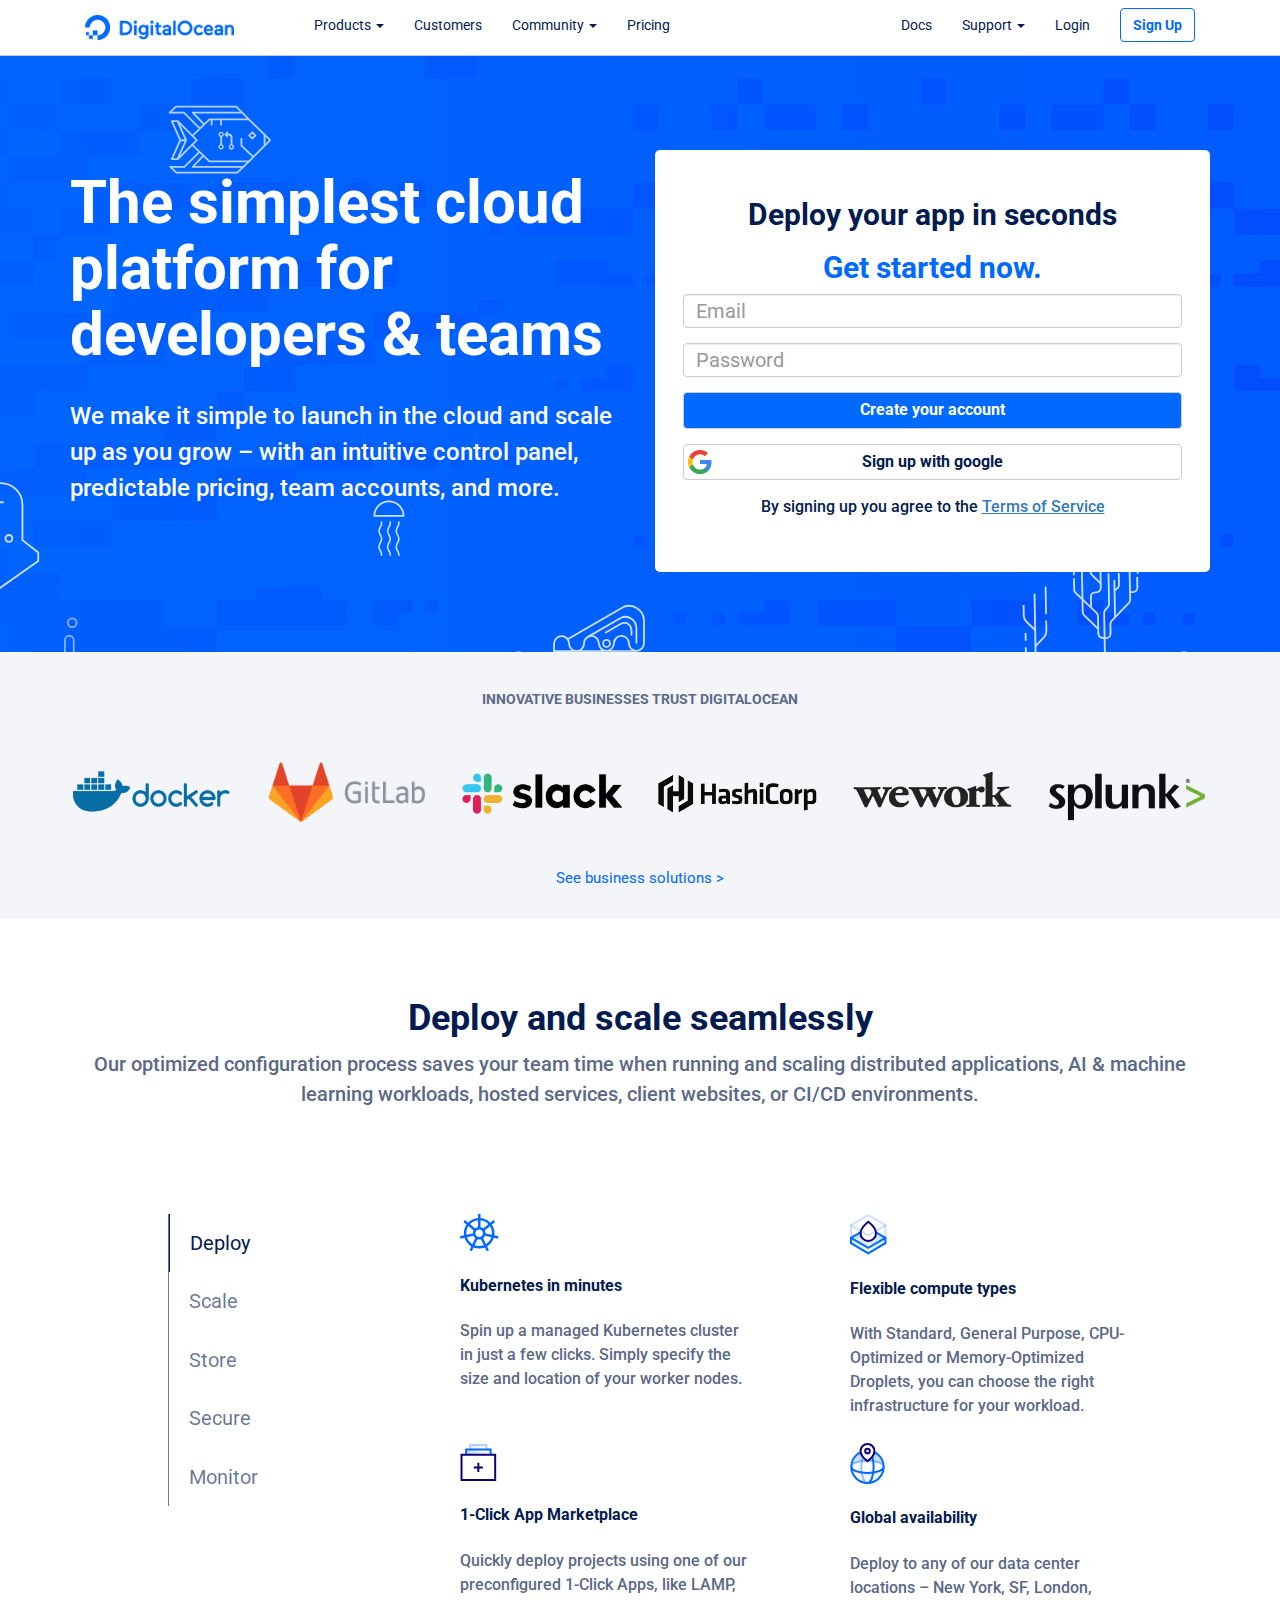
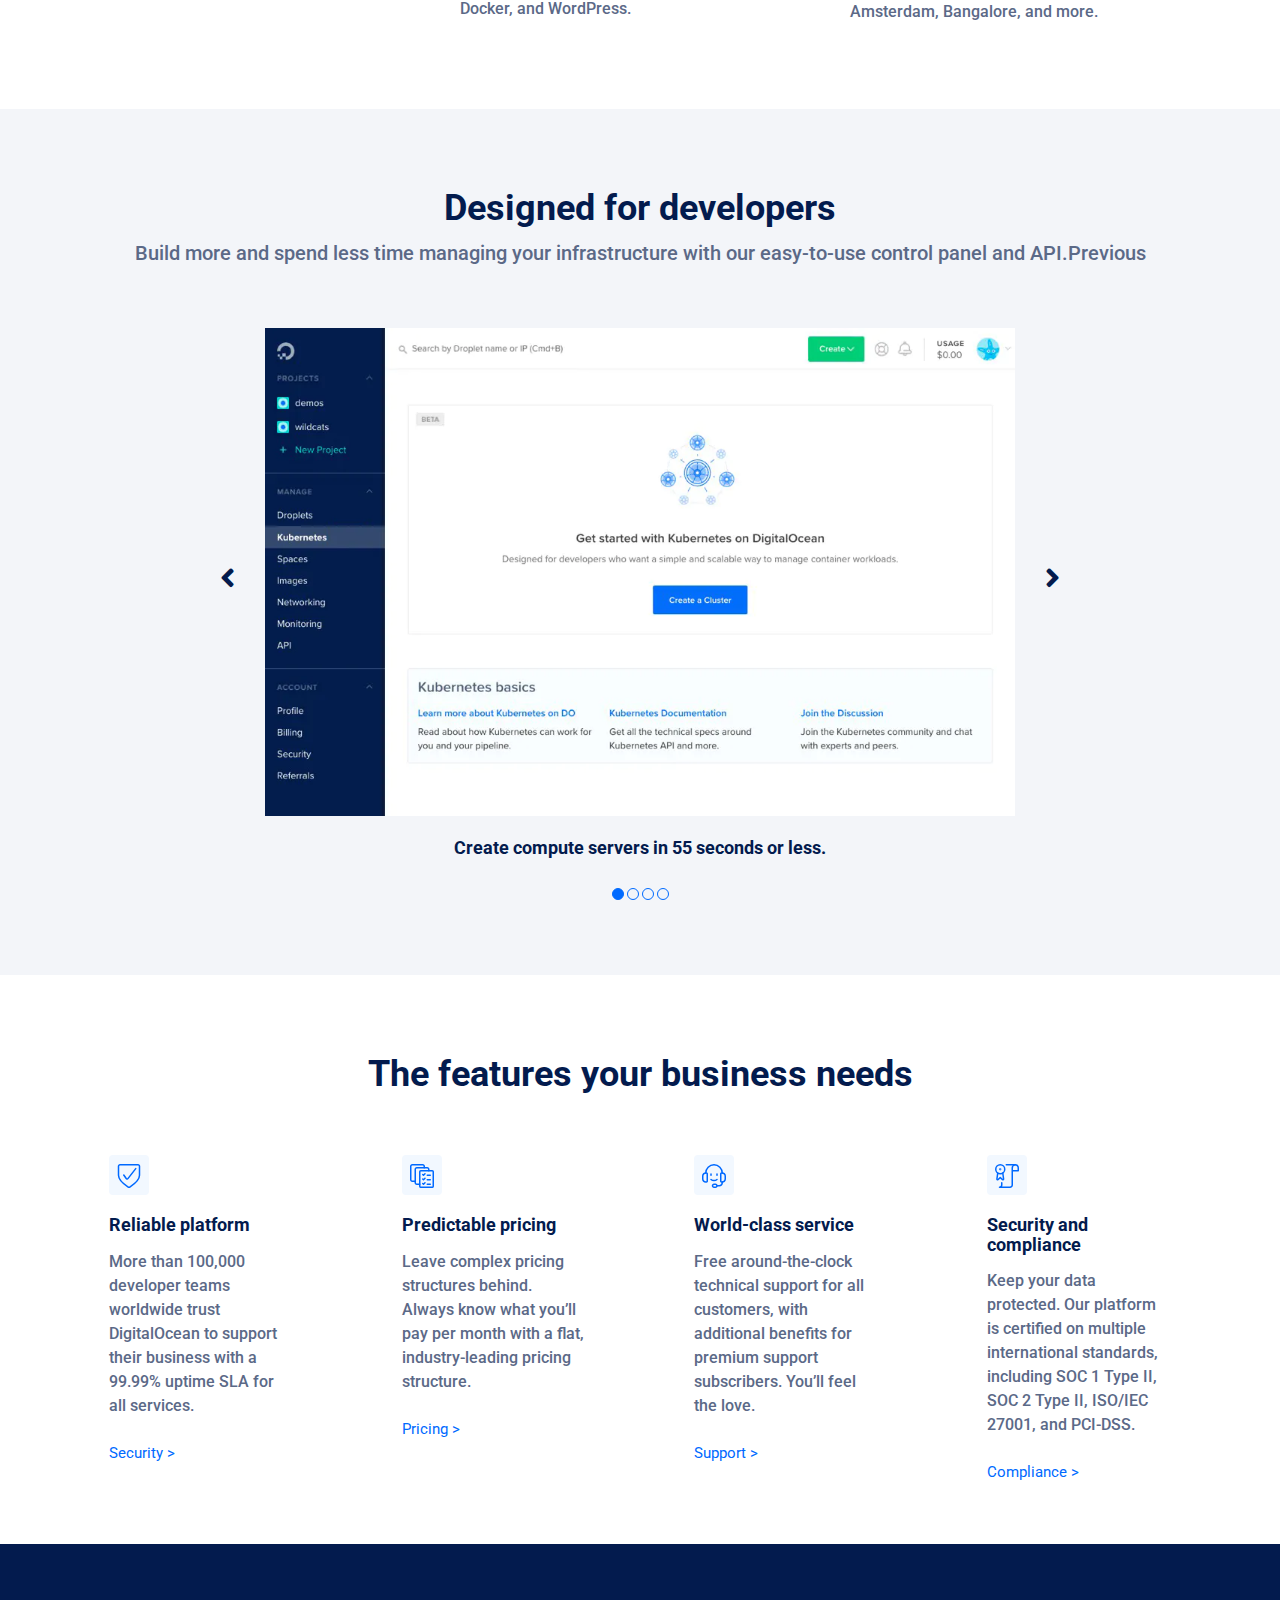
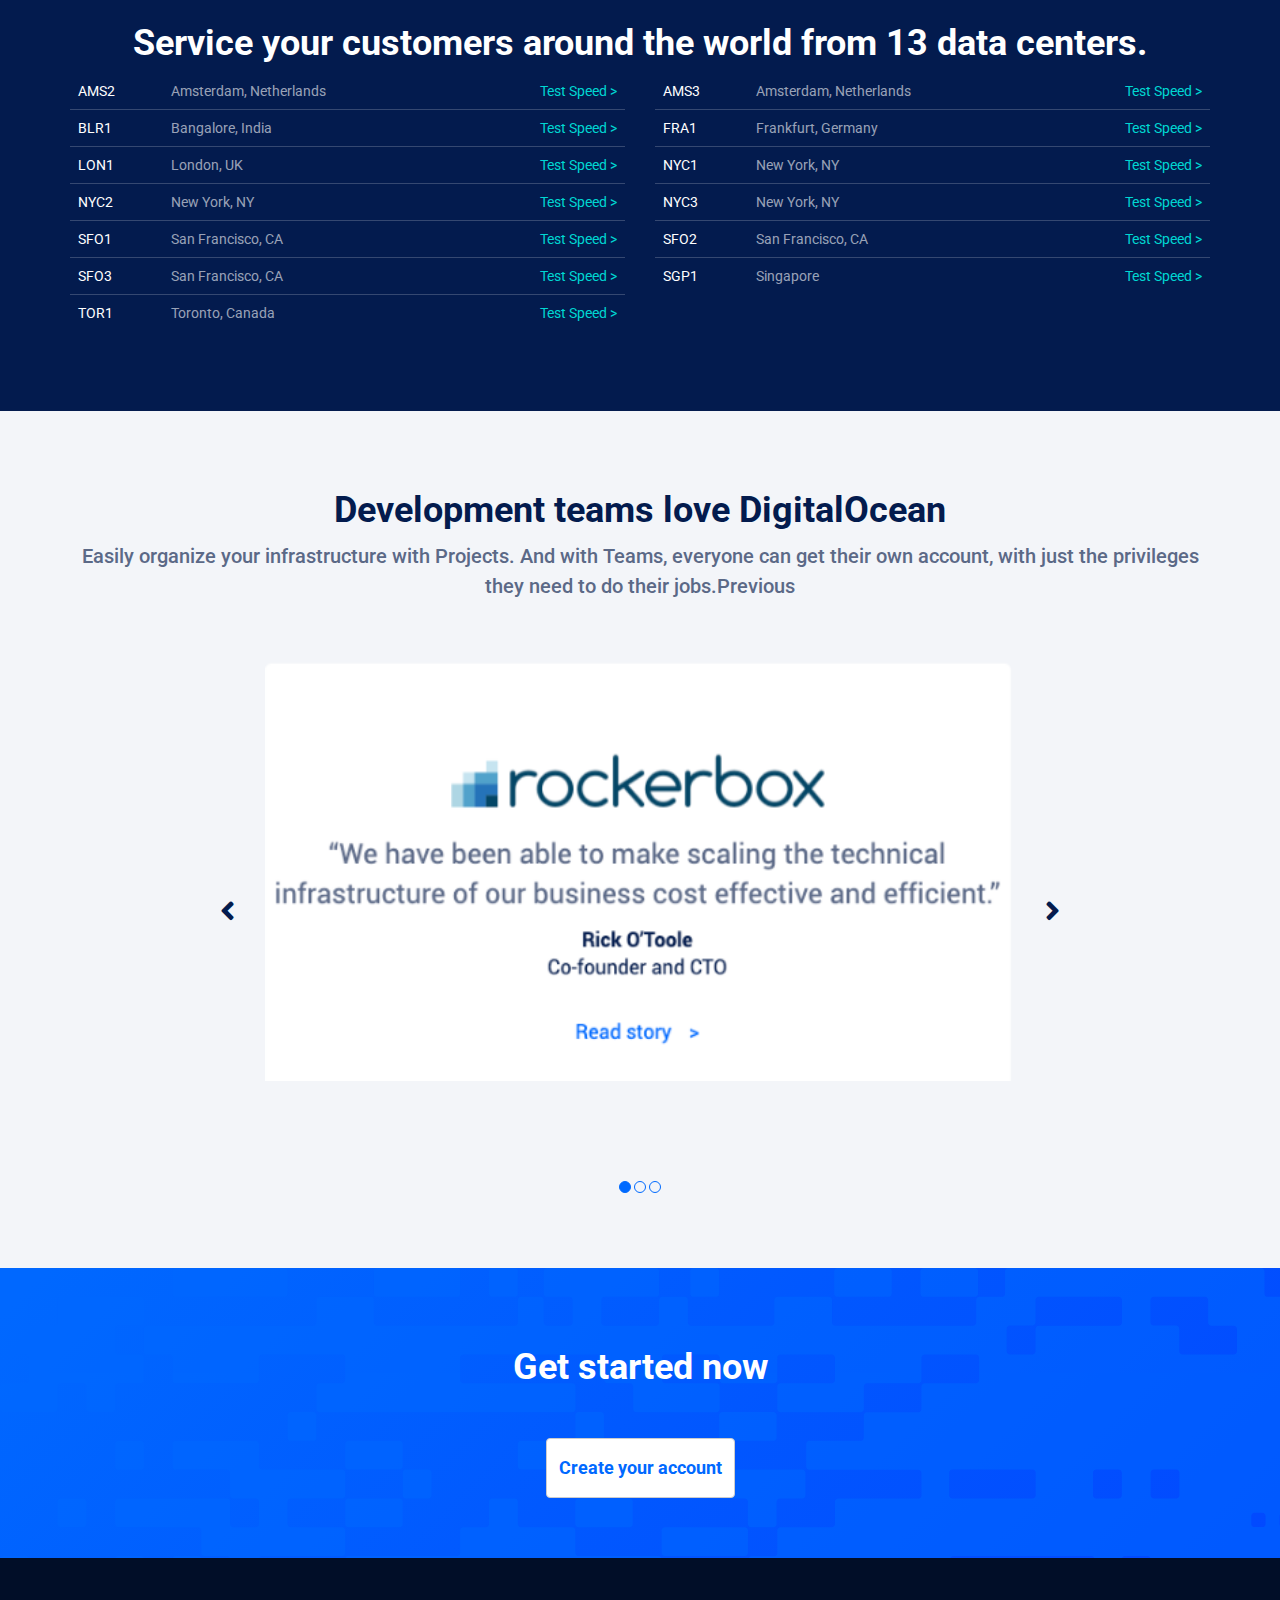
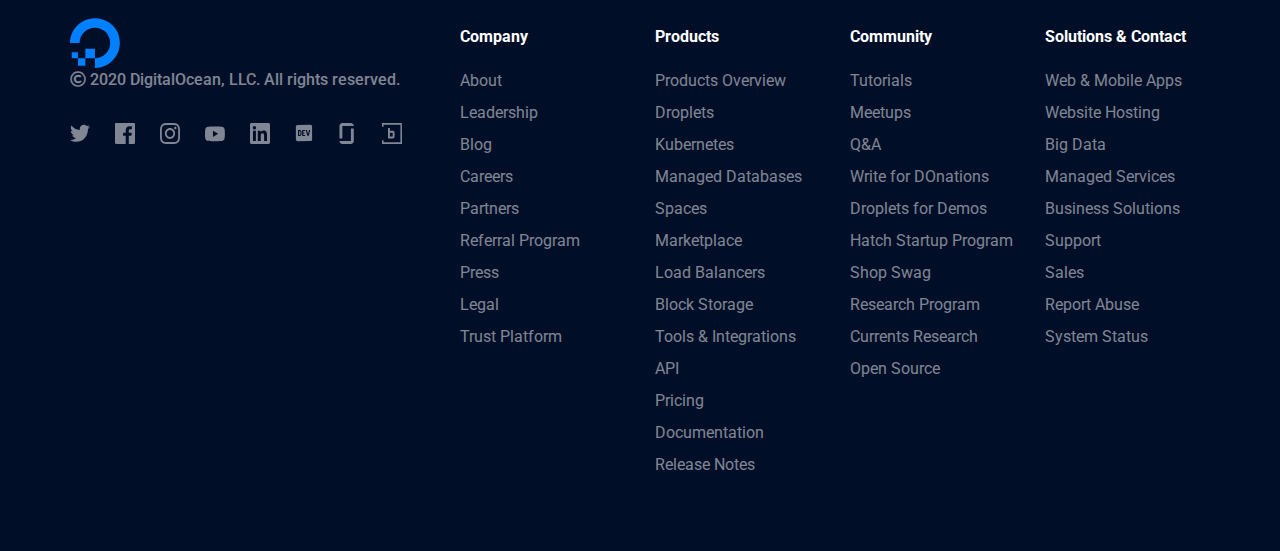
<file: index.html>
<!DOCTYPE html>
<html lang="en" dir="ltr">
  <head>
    <meta charset="utf-8">
    <title>DigitalOcean</title>
    <!-- scala -->
    <meta name="viewport" content="width=device-width, initial-scale=1.0">
    <!-- no zoom versione mobile -->
    <meta name="viewport" content="width=device-width, initial-scale=1, maximum-scale=1, user-scalable=no">
    <!--  Font Awesome -->
    <link rel="stylesheet" href="https://cdnjs.cloudflare.com/ajax/libs/font-awesome/5.13.0/css/all.min.css">
    <!-- bootstrap -->
    <link rel="stylesheet" href="https://maxcdn.bootstrapcdn.com/bootstrap/3.3.7/css/bootstrap.min.css" integrity="sha384-BVYiiSIFeK1dGmJRAkycuHAHRg32OmUcww7on3RYdg4Va+PmSTsz/K68vbdEjh4u" crossorigin="anonymous">
    <!-- file css -->
    <link rel="stylesheet" href="css/digitalocean.css">
    <!-- google fonts -->
    <link href="https://fonts.googleapis.com/css2?family=Roboto:ital,wght@0,300;0,400;0,500;0,700;1,300;1,400;1,500;1,700&display=swap" rel="stylesheet">
    <!-- Latest compiled and minified JavaScript -->
    <script src="https://code.jquery.com/jquery-3.5.1.js" integrity="sha256-QWo7LDvxbWT2tbbQ97B53yJnYU3WhH/C8ycbRAkjPDc=" crossorigin="anonymous"></script>
    <script src="https://maxcdn.bootstrapcdn.com/bootstrap/3.3.7/js/bootstrap.min.js" integrity="sha384-Tc5IQib027qvyjSMfHjOMaLkfuWVxZxUPnCJA7l2mCWNIpG9mGCD8wGNIcPD7Txa" crossorigin="anonymous"></script>
  </head>
  <body>
    <!-- blocco intestazione (header) -->
    <header>

      <!-- blocco nav (prima riga) -->

      <section id="prima-sezione" class="navbar-fixed-top">
        <div class="container">

          <div class="row">

            <div class="col-xs-12">
              <nav class="navbar navbar-default">
                <div class="container-fluid">
                  <!-- Brand and toggle get grouped for better mobile display -->
                  <div class="navbar-header">
                    <button type="button" class="navbar-toggle collapsed" data-toggle="collapse" data-target="#bs-example-navbar-collapse-1" aria-expanded="false">
                      <span class="sr-only">Toggle navigation</span>
                      <span class="icon-bar"></span>
                      <span class="icon-bar"></span>
                      <span class="icon-bar"></span>
                    </button>
                    <a class="navbar-brand" href="#"><img src="img/logo.png" alt="logo"></a>
                  </div>

                  <!-- Collect the nav links, forms, and other content for toggling -->
                  <div class="collapse navbar-collapse" id="bs-example-navbar-collapse-1">
                    <ul class="nav navbar-nav">
                      <li class="dropdown">
                        <a href="#" class="dropdown-toggle" data-toggle="dropdown" role="button" aria-haspopup="true" aria-expanded="false">Products <span class="caret"></span></a>
                        <ul class="dropdown-menu">
                          <li><a href="#">Action</a></li>
                          <li><a href="#">Another action</a></li>
                          <li><a href="#">Something else here</a></li>
                          <li role="separator" class="divider"></li>
                          <li><a href="#">Separated link</a></li>
                          <li role="separator" class="divider"></li>
                          <li><a href="#">One more separated link</a></li>
                        </ul>
                      </li>
                      <li><a href="#">Customers</a></li>
                      <li class="dropdown">
                        <a href="#" class="dropdown-toggle" data-toggle="dropdown" role="button" aria-haspopup="true" aria-expanded="false">Community <span class="caret"></span></a>
                        <ul class="dropdown-menu">
                          <li><a href="#">Action</a></li>
                          <li><a href="#">Another action</a></li>
                          <li><a href="#">Something else here</a></li>
                          <li role="separator" class="divider"></li>
                          <li><a href="#">Separated link</a></li>
                          <li role="separator" class="divider"></li>
                          <li><a href="#">One more separated link</a></li>
                        </ul>
                      </li>
                      <li><a href="#">Pricing</a></li>
                    </ul>

                    <ul class="nav navbar-nav navbar-right">
                      <li><a href="#">Docs</a></li>
                      <li class="dropdown">
                        <a href="#" class="dropdown-toggle" data-toggle="dropdown" role="button" aria-haspopup="true" aria-expanded="false">Support <span class="caret"></span></a>
                        <ul class="dropdown-menu">
                          <li><a href="#">Action</a></li>
                          <li><a href="#">Another action</a></li>
                          <li><a href="#">Something else here</a></li>
                          <li role="separator" class="divider"></li>
                          <li><a href="#">Separated link</a></li>
                        </ul>
                      </li>
                      <li><a href="#">Login</a></li>
                      <li>
                        <form class="navbar-form">
                          <button type="submit" class="btn btn-default">Sign Up</button>
                        </form>
                      </li>
                    </ul>

                  </div><!-- /.navbar-collapse -->
                </div><!-- /.container-fluid -->
              </nav>

            </div>

          </div>

        </div>
      </section>

    </header>

    <!-- blocco parte principale (main) -->

    <main>

      <!-- blocco titolo (seconda riga) -->

      <section id="seconda-sezione">
        <div class="container">

          <div class="row">

            <div class="col-xs-12 col-sm-6">

              <div class="blocco-titolo">

                <h1>The simplest cloud platform for developers &amp; teams</h1>

                <p>We make it simple to launch in the cloud and scale up as you grow – with an intuitive control panel, predictable pricing, team accounts, and more.</p>
              </div>

            </div>

            <div class="col-xs-12 col-sm-6">

              <div class="registrazione">

                <h3>Deploy your app in seconds</h3>

                <h3>Get started now.</h3>

                <form>

                  <div class="form-group">
                    <input type="email" class="form-control" id="exampleInputEmail1" placeholder="Email">
                  </div>

                  <div class="form-group">
                    <input type="password" class="form-control" id="exampleInputPassword1" placeholder="Password">
                  </div>

                  <button type="submit" class="btn btn-default">Create your account</button>

                  <button type="submit" class="btn btn-default">Sign up with google</button>

                  <p>By signing up you agree to the <a href="#">Terms of Service</a></p>

                </form>
              </div>

            </div>

          </div>

        </div>
      </section>

      <!-- blocco businesses (terza riga) -->

      <section id="terza-sezione" class="text-center">
        <div class="container">

          <div class="row">

            <div class="col-xs-12">

              <h5>INNOVATIVE BUSINESSES TRUST DIGITALOCEAN</h5>

            </div>

          </div>

          <div class="row">

            <div class="col-xs-6 col-sm-2">
              <img src="img/docker.svg" alt="">
            </div>

            <div class="col-xs-6 col-sm-2">
              <img src="img/gitlab.svg" alt="">
            </div>

            <div class="clearfix visible-xs-block"></div>

            <div class="col-xs-6 col-sm-2">
              <img src="img/slack.svg" alt="">
            </div>

            <div class="col-xs-6 col-sm-2">
              <img src="img/hashicorp.svg" alt="">
            </div>

            <div class="clearfix visible-xs-block"></div>

            <div class="col-xs-6 col-sm-2">
              <img src="img/wework.svg" alt="">
            </div>

            <div class="col-xs-6 col-sm-2">
              <img src="img/splunk.svg" alt="">
            </div>

          </div>

          <div class="row">

            <div class="col-xs-12">
              <a class="collegamento" href="#">See business solutions &gt;</a>
            </div>

          </div>

        </div>
      </section>

      <!-- blocco deploy (quarta riga) -->

      <section id="quarta-sezione">
        <div class="container">

          <div class="row">

            <div class="col-xs-12 text-center">

              <div class="h2-p-sez-main">
                <h2>Deploy and scale seamlessly</h2>
                <p>Our optimized configuration process saves your team time when running and scaling distributed applications, AI & machine learning workloads, hosted services, client websites, or CI/CD environments.</p>
              </div>

            </div>

          </div>

          <div class="row">

            <div class="col-xs-12 col-sm-2 col-sm-offset-1">

              <div class="deploy">
                <ul>
                  <li><a href="#">Deploy</a></li>
                  <li><a href="#">Scale</a></li>
                  <li><a href="#">Store</a></li>
                  <li><a href="#">Secure</a></li>
                  <li><a href="#">Monitor</a></li>
                </ul>
              </div>

            </div>

            <div class="col-xs-12 col-sm-8 col-sm-offset-1">
              <div class="deploy-1">

                <div class="row">

                  <div class="col-xs-12 col-sm-5">
                    <img src="img/ico1.svg" alt="">
                    <h5>Kubernetes in minutes</h5>
                    <p>Spin up a managed Kubernetes cluster in just a few clicks. Simply specify the size and location of your worker nodes.</p>
                  </div>

                  <div class="col-xs-12 col-sm-5 col-sm-offset-1">
                    <img src="img/ico2.svg" alt="">
                    <h5>Flexible compute types</h5>
                    <p>With Standard, General Purpose, CPU-Optimized or Memory-Optimized Droplets, you can choose the right infrastructure for your workload.</p>
                  </div>

                </div>

                <div class="row">

                  <div class="col-xs-12 col-sm-5">
                    <img src="img/ico3.svg" alt="">
                    <h5>1-Click App Marketplace</h5>
                    <p>Quickly deploy projects using one of our preconfigured 1-Click Apps, like LAMP, Docker, and WordPress.</p>
                  </div>

                  <div class="col-xs-12 col-sm-5 col-sm-offset-1">
                    <img src="img/ico4.svg" alt="">
                    <h5>Global availability</h5>
                    <p>Deploy to any of our data center locations – New York, SF, London, Amsterdam, Bangalore, and more.</p>
                  </div>

                </div>
              </div>

            </div>

          </div>

        </div>
      </section>

      <!-- designed  (quinta riga) -->

      <section id="quinta-sezione">
        <div class="container">

          <div class="row">

            <div class="col-xs-12 text-center">

              <div class="h2-p-sez-main designed">
                <h2>Designed for developers</h2>

                <p>Build more and spend less time managing your infrastructure with our easy-to-use control panel and API.Previous</p>
              </div>

            </div>

          </div>

          <div class="row">

            <div class="col-xs-1 col-sm-2">

              <div class="carousel-left">
                <i class="fas fa-angle-left"></i>
              </div>

            </div>

            <div class="col-xs-10 col-xs-offset-1 col-sm-8 col-sm-offset-0">

              <div class="carousel-central">
                <img src="img/carousel-img.jpg" alt="">
              </div>

            </div>

            <div class="col-xs-1 col-sm-2">

              <div class="carousel-right">
                <i class="fas fa-angle-right"></i>
              </div>

            </div>

          </div>

          <div class="col-xs-12 text-center">

            <div>

              <h4>Create compute servers in 55 seconds or less.</h4>

              <ul>
                <li></li>
                <li></li>
                <li></li>
                <li></li>
              </ul>
            </div>

          </div>

        </div>
      </section>

      <!-- blocco the features(sesta riga) -->

      <section id="sesta-sezione">
        <div class="container">

          <div class="row">

            <div class="h2-p-sez-main">
              <h2>The features your business needs</h2>
            </div>

            <div class="col-xs-12 col-sm-3">

              <div class="features">
                <img src="img/ico5.svg" alt="">
                <h5>Reliable platform</h5>
                <p>More than 100,000 developer teams worldwide trust DigitalOcean to support their business with a 99.99% uptime SLA for all services.</p>
                <a class="collegamento" href="#">Security &gt;</a>
              </div>

            </div>

            <div class="col-xs-12 col-sm-3">

              <div class="features">
                <img src="img/ico6.svg" alt="">
                <h5>Predictable pricing</h5>
                <p>Leave complex pricing structures behind. Always know what you’ll pay per month with a flat, industry-leading pricing structure.</p>
                <a class="collegamento" href="#">Pricing &gt;</a>
              </div>

            </div>

            <div class="col-xs-12 col-sm-3">

              <div class="features">
                <img src="img/ico7.svg" alt="">
                <h5>World-class service</h5>
                <p>Free around-the-clock technical support for all customers, with additional benefits for premium support subscribers. You’ll feel the love.</p>
                <a class="collegamento" href="#">Support &gt;</a>
              </div>

            </div>

            <div class="col-xs-12 col-sm-3">

              <div class="features">
                <img src="img/ico8.svg" alt="">
                <h5>Security and compliance</h5>
                <p>Keep your data protected. Our platform is certified on multiple international standards, including SOC 1 Type II, SOC 2 Type II, ISO/IEC 27001, and PCI-DSS.</p>
                <a class="collegamento" href="#">Compliance &gt;</a>
              </div>

            </div>

          </div>

        </div>
      </section>

      <!-- blocco Services (settima riga) -->

      <section id="settima-sezione">
        <div class="container">

          <div class="row">

            <div class="col-xs-12">

              <div class="h2-p-sez-main">
                <h2>Service your customers around the world from 13 data centers.</h2>
              </div>

            </div>

            <div class="col-xs-12 col-md-6">

              <table class="table">
                <tr>
                  <td>AMS2</td>
                  <td>Amsterdam, Netherlands</td>
                  <td><a href="#">Test Speed &gt;</a></td>
                </tr>
                <tr>
                  <td>BLR1</td>
                  <td>Bangalore, India</td>
                  <td><a href="#">Test Speed &gt;</a></td>
                </tr>
                <tr>
                  <td>LON1</td>
                  <td>London, UK</td>
                  <td><a href="#">Test Speed &gt;</a></td>
                </tr>
                <tr>
                  <td>NYC2</td>
                  <td>New York, NY</td>
                  <td><a href="#">Test Speed &gt;</a></td>
                </tr>
                <tr>
                  <td>SFO1</td>
                  <td>San Francisco, CA</td>
                  <td><a href="#">Test Speed &gt;</a></td>
                </tr>
                <tr>
                  <td>SFO3</td>
                  <td>San Francisco, CA</td>
                  <td><a href="#">Test Speed &gt;</a></td>
                </tr>
                <tr>
                  <td>TOR1</td>
                  <td>Toronto, Canada</td>
                  <td><a href="#">Test Speed &gt;</a></td>
                </tr>
              </table>

            </div>

            <div class="col-xs-12 col-md-6">

              <table class="table">
                <tr>
                  <td>AMS3</td>
                  <td>Amsterdam, Netherlands</td>
                  <td><a href="#">Test Speed &gt;</a></td>
                </tr>
                <tr>
                  <td>FRA1</td>
                  <td>Frankfurt, Germany</td>
                  <td><a href="#">Test Speed &gt;</a></td>
                </tr>
                <tr>
                  <td>NYC1</td>
                  <td>New York, NY</td>
                  <td><a href="#">Test Speed &gt;</a></td>
                </tr>
                <tr>
                  <td>NYC3</td>
                  <td>New York, NY</td>
                  <td><a href="#">Test Speed &gt;</a></td>
                </tr>
                <tr>
                  <td>SFO2</td>
                  <td>San Francisco, CA</td>
                  <td><a href="#">Test Speed &gt;</a></td>
                </tr>
                <tr>
                  <td>SGP1</td>
                  <td>Singapore</td>
                  <td><a href="#">Test Speed &gt;</a></td>
                </tr>
              </table>

            </div>

          </div>

        </div>
      </section>

      <!-- blocco Development teams (ottava riga) -->

      <section id="ottava-sezione">
        <div class="container">

          <div class="row">

            <div class="col-xs-12 text-center">

              <div class="h2-p-sez-main designed">
                <h2>Development teams love DigitalOcean</h2>

                <p>Easily organize your infrastructure with Projects. And with Teams, everyone can get their own account, with just the privileges they need to do their jobs.Previous</p>
              </div>

            </div>

          </div>

          <div class="row">

            <div class="col-xs-1 col-sm-2">

              <div class="carousel-left">
                <i class="fas fa-angle-left"></i>
              </div>

            </div>

            <div class="col-xs-10 col-xs-offset-1 col-sm-8 col-sm-offset-0">

              <div class="carousel-central">
                <img src="img/rockerbox.png" alt="">
              </div>

            </div>

            <div class="col-xs-1 col-sm-2">

              <div class="carousel-right">
                <i class="fas fa-angle-right"></i>
              </div>

            </div>

          </div>

          <div class="col-xs-12 text-center">

            <div>

              <ul>
                <li></li>
                <li></li>
                <li></li>
              </ul>

            </div>

          </div>

        </div>
      </section>

      <!-- blocco Get started now (nona riga) -->

      <section id="nona-sezione" class="text-center">
        <div class="container">

          <div class="row">

            <div class="col-xs-12">

              <div class="h2-p-sez-main">
                <h2>Get started now</h2>
              </div>

              <div class="btn-group" role="group" aria-label="...">
                <button type="button" class="btn btn-default">Create your account</button>
              </div>

            </div>

          </div>

        </div>
      </section>

    </main>

    <!-- blocco fine pagina (footer) -->

    <footer>

      <!-- blocco link (decima riga) -->

      <section id="decima-sezione">
        <div class="container">

          <div class="row">

            <div class="col-xs-12 col-md-4">

              <div class="logo-mark">
                <img src="img/logo-mark.svg" alt="">
                <p><i class="far fa-copyright"></i> 2020 DigitalOcean, LLC. All rights reserved.</p>
                <ul>
                  <li><a href="#"><img src="img/twitter.svg" alt=""></a></li>
                  <li><a href="#"><img src="img/facebook.svg" alt=""></a></li>
                  <li><a href="#"><img src="img/instagram.svg" alt=""></a></li>
                  <li><a href="#"><img src="img/youtube.svg" alt=""></a></li>
                  <li><a href="#"><img src="img/linkedin.svg" alt=""></a></li>
                  <li><a href="#"><img src="img/dev.svg" alt=""></a></li>
                  <li><a href="#"><img src="img/glassdoor.svg" alt=""></a></li>
                  <li><a href="#"><img src="img/builtin.svg" alt=""></a></li>
                </ul>

              </div>

            </div>

            <div class="col-xs-12 col-sm-6 col-md-2">

              <h6>Company</h6>

              <ul>
                <li><a href="#">About</a></li>
                <li><a href="#">Leadership</a></li>
                <li><a href="#">Blog</a></li>
                <li><a href="#">Careers</a></li>
                <li><a href="#">Partners</a></li>
                <li><a href="#">Referral Program</a></li>
                <li><a href="#">Press</a></li>
                <li><a href="#">Legal</a></li>
                <li><a href="#">Trust Platform</a></li>
              </ul>


            </div>

            <div class="col-xs-12 col-sm-6 col-md-2">

              <h6>Products</h6>

              <ul>
                <li><a href="#">Products Overview</a></li>
                <li><a href="#">Droplets</a></li>
                <li><a href="#">Kubernetes</a></li>
                <li><a href="#">Managed Databases</a></li>
                <li><a href="#">Spaces</a></li>
                <li><a href="#">Marketplace</a></li>
                <li><a href="#">Load Balancers</a></li>
                <li><a href="#">Block Storage</a></li>
                <li><a href="#">Tools & Integrations</a></li>
                <li><a href="#">API</a></li>
                <li><a href="#">Pricing</a></li>
                <li><a href="#">Documentation</a></li>
                <li><a href="#">Release Notes</a></li>
              </ul>

            </div>

            <div class="col-xs-12 col-sm-6 col-md-2">

              <h6>Community</h6>

              <ul>
                <li><a href="#">Tutorials</a></li>
                <li><a href="#">Meetups</a></li>
                <li><a href="#">Q&A</a></li>
                <li><a href="#">Write for DOnations</a></li>
                <li><a href="#">Droplets for Demos</a></li>
                <li><a href="#">Hatch Startup Program</a></li>
                <li><a href="#">Shop Swag</a></li>
                <li><a href="#">Research Program</a></li>
                <li><a href="#">Currents Research</a></li>
                <li><a href="#">Open Source</a></li>
              </ul>

            </div>

            <div class="col-xs-12 col-sm-6 col-md-2">

              <h6>Solutions & Contact</h6>

              <ul>
                <li><a href="#">Web & Mobile Apps</a></li>
                <li><a href="#">Website Hosting</a></li>
                <li><a href="#">Big Data</a></li>
                <li><a href="#">Managed Services</a></li>
                <li><a href="#">Business Solutions</a></li>
                <li><a href="#">Support</a></li>
                <li><a href="#">Sales</a></li>
                <li><a href="#">Report Abuse</a></li>
                <li><a href="#">System Status</a></li>
              </ul>

            </div>

          </div>

        </div>
      </section>

    </footer>

  </body>
</html>
</file>
<file: css/digitalocean.css>
/* VERSIONE XS */

/* impostazioni generali */

* {
  margin: 0;
  padding: 0;
  box-sizing: border-box;
}

body{
  font-family: Roboto, sans-serif;
}

h1, h2, h3, h4, h5, h6, .btn {
  font-weight: 700;
}

p {
  font-weight: 500;
  line-height: 150%;
}

ul {
  list-style-type: none;
}

.row {
  height: 100%;
}

/* NAVBAR  MENU HAMBURGER*/

@media (max-width: 1023px) {

  .navbar-header {
    float: none;
  }
  .navbar-toggle {
    display: block;
  }
  .navbar-collapse {
    border-top: 1px solid transparent;
    box-shadow: inset 0 1px 0 rgba(255,255,255,0.1);
  }
  .navbar-collapse.collapse {
    display: none!important;
  }
  .navbar-nav {
    float: none!important;
    margin: 7.5px 0px;
  }
  .navbar-collapse.in {
    overflow-y: auto!important;
  }
  .collapse.in {
    display: block!important;
  }
  .navbar-nav>li {
    float: none;
  }
  .navbar-nav > li > a {
    padding-top: 10px;
    padding-bottom: 10px;
    line-height: 20px;
  }
  .nav > li > a {
  position: relative;
  display: block;
  padding: 10px 0px;
  padding-top: 10px;
  padding-bottom: 10px;
  }
  .navbar-form {
  padding: 10px 15px;
  margin-top: 8px;
  margin-right: 0px;
  margin-bottom: 8px;
  margin-left: -15px;
  border-top: 1px solid transparent;
  border-top-color: transparent;
  border-bottom: 1px solid transparent;
  border-bottom-color: transparent;
  box-shadow: inset 0 1px 0 rgba(255,255,255,.1),0 1px 0 rgba(255,255,255,.1);
  }
  .navbar-right .dropdown-menu {
    right: auto;
    left: 0;
  }
}

/* blocco barra di navigazione (prima riga) */

#prima-sezione {
  background: #fff;
  border-bottom: solid 1px rgba(124, 144, 204, 0.5);
}

#prima-sezione .navbar {
  margin-bottom: 0;
}

#prima-sezione .navbar-default {
  background-color: #fff;
  border: 0;
  font-size: 15px;
}

#prima-sezione .navbar-brand {
  height: 55px;
}

#prima-sezione .navbar-brand > img {
  height: 100%;
}

#prima-sezione .navbar-default .navbar-nav > li > a {
  color: hsl(221,93%,16%);
  font-weight: 400;
}

#prima-sezione .navbar-default .navbar-nav > li > a:hover  {
  color: #006aff;
}

#prima-sezione .btn {
  color: #006aff;
  border-color: #006aff;
}

#prima-sezione .btn:hover {
  background-color: #006aff;
  color: #fff;
}

/* blocco parte principale (main)*/

/* impostazioni generali main */

main section {
  padding: 60px 0;
}

main h2, h3, h4, h5, h6 {
  color: #031b4e;
}

main h2 {
  text-align: center;
}

main p {
  color: #5b6987;
}
 /* blocco titolo (seconda riga) */

#seconda-sezione {
  background-image: url(../img/jumbo.svg);
  background-size: cover;
  background-position: 62% 50%;
  padding: 150px 0 80px;
 }

#seconda-sezione .blocco-titolo h1 {
  font-size: 60px;
  margin-bottom: 30px;
  color: #fff;
 }

#seconda-sezione .blocco-titolo p {
  font-size: 24px;
  line-height: 150%;
  color: #fff;
}

#seconda-sezione .registrazione {
  padding: 5%;
  border-radius: 5px;
  background-color: #fff;
}

#seconda-sezione .registrazione h3{
  text-align: center;
  font-size: 30px;
}

#seconda-sezione .registrazione h3:nth-last-child(2) {
  color: #006aff;
}

#seconda-sezione .form-control {
  font-size: 20px;
}

#seconda-sezione .btn {
  width: 100%;
  margin-bottom: 15px;
  font-size: 16px;
}

#seconda-sezione .registrazione > form > button {
  background-color: #0069ff;
  color: #fff;
}

#seconda-sezione .registrazione > form > button:nth-last-child(2) {
  background-color: #fff;
  background-image: url(../img/google.ico);
  background-repeat: no-repeat;
  background-position: left;
  color: #031b4e;
}

#seconda-sezione .registrazione > form > button:nth-last-child(2):hover {
  color: #0069ff;
}

#seconda-sezione .registrazione p {
  text-align: center;
  color: #031b4e;
  font-size: 16px
}

#seconda-sezione .registrazione a {
  text-decoration: underline;
}

/* blocco businesses (terza riga) */

#terza-sezione {
  background-color: #f3f5f9;
  padding: 30px 0;
}

#terza-sezione h5 {
  color: #5b6987;
}

#terza-sezione  img {
  max-width: 100%;
  height: 150px;
}

.collegamento {
  font-size: 15px;
  font-weight: 400;
  color: #006aff;
}

.collegamento:hover {
  text-decoration: none;
  color: #031b4e;
}

/* blocco deploy (quarta riga) */

.h2-p-sez-main h2 {
  font-size: 36px;
}

.h2-p-sez-main p {
  font-size: 20px;
}

#quarta-sezione .deploy ul {
  border-left: solid 1px rgba(3, 27, 78, 0.6);
  margin-top: 80px;
}

#quarta-sezione .deploy li {
  padding: 15px 20px;
}

#quarta-sezione .deploy li:first-child {
  border-left: solid 1px rgba(3, 27, 78, 1);
}

#quarta-sezione .deploy li:first-child a {
  color: rgba(3, 27, 78, 1);
}

#quarta-sezione .deploy a {
  color: rgba(3, 27, 78, 0.6);
  font-size: 20px;
}

#quarta-sezione .deploy li:hover {
  cursor: pointer;
  border-left: solid 1px rgba(3, 27, 78, 1);
}

#quarta-sezione .deploy a:hover {
  text-decoration: none;
}

#quarta-sezione .deploy li:hover a {
  color: rgba(3, 27, 78, 1);
}

#quarta-sezione .deploy-1 {
  margin-top: 80px;
}

#quarta-sezione .deploy-1 img {
  margin-bottom: 15px;
}

#quarta-sezione .deploy-1 h5, p {
  font-size: 16px;
  margin-bottom: 25px;
}

 /* blocco designed  (quinta riga) e blocco Development teams (ottava riga)*/

#quinta-sezione, #ottava-sezione {
  background-color: #f3f5f9;
}

.designed {
  margin-bottom: 60px;
}

.carousel-central img {
  width: 100%;
  max-height: 500px;
}

.carousel-left, .carousel-right {
  position:relative;
  width: 100%;
  font-size: 30px;
  color: #031b4e;
}

.carousel-left i {
  position: absolute;
  top: 50%;
  right: 0;
  transform: translateY(-50%);
}

.carousel-right i {
  position: absolute;
  top: 50%;
  left: 0;
  transform: translateY(-50%);
}

.carousel-left i:hover, .carousel-right i:hover {
  cursor: pointer;
}

#quinta-sezione .col-xs-1, #ottava-sezione .col-xs-1 {
  display: none;
}

#quinta-sezione li, #ottava-sezione li {
  display: inline-block;
  width: 12px;
  height: 12px;
  border-radius: 50%;
  border: solid 1px #006aff;
  margin-top: 20px;
}

#quinta-sezione li:first-child, #ottava-sezione li:first-child {
  background-color: #006aff;
}

#quinta-sezione li:hover, #ottava-sezione li:hover {
  cursor: pointer;
  background-color: #006aff;
}

/* blocco the features(sesta riga) */

#sesta-sezione .features {
  padding-top: 40px;
}

#sesta-sezione img {
  margin: 10px 0;
}

#sesta-sezione h5 {
  font-size: 18px;
  margin-bottom: 15px;
}

/* blocco Services (settima riga) */

#settima-sezione {
  background: #031b4e url(https://images.prismic.io/www-static/bb563ec9-49ef-4ceb-8468-da84f1509fcc_bg-map-solid.svg?auto=compress,format);
  color: rgba(255, 255, 255, 0.6);
}

#settima-sezione h2 {
  color: #fff;
}

#settima-sezione .table > tbody > tr > td {
  border-color: hsla(0,0%,100%,0.2);
}

#settima-sezione .table > tbody > tr:first-child  > td {
  border-top: 0;
}

#settima-sezione .table > tbody > tr  > td:first-child {
  color: #fff;
}

#settima-sezione .table > tbody > tr  > td:last-child {
  text-align: right;
}

#settima-sezione .table > tbody > tr  > td:last-child a {
  color: #00d7d2;
}

#settima-sezione .table > tbody > tr  > td:last-child:hover a {
  color: #006aff;
  text-decoration: none;
}

/* blocco Get started now (nona riga) */

#nona-sezione {
  background-image: url(../img/bg-home-cta.svg);
  background-size: cover;
}

#nona-sezione h2 {
  margin-bottom: 50px;
  color: #fff;
}

#nona-sezione .btn{
  color: #0069ff;
  font-size: 18px;
  height: 60px;
}

/* blocco parte finale (footer)  */

/* blocco link (decima riga) */

#decima-sezione {
  background-color: hsl(220,95%,8%);
  padding: 60px 0;
  color: hsla(0,0%,100%,0.5);
}

#decima-sezione .logo-mark li {
  display: inline-block;
  margin-right: 3%;
  filter: invert(100%) sepia(100%) saturate(0%) hue-rotate(52deg) brightness(150%) contrast(101%) opacity(50%);
}

#decima-sezione .logo-mark a img {
  width: 85%;
}

#decima-sezione .logo-mark li:hover {
  filter: invert(100%) sepia(100%) saturate(0%) hue-rotate(52deg) brightness(150%) contrast(101%) opacity(100%);
}

#decima-sezione li {
  line-height: 2;
}

#decima-sezione a {
  font-size: 16px;
  color: hsla(0,0%,100%,0.5);
}

#decima-sezione a:hover {
  text-decoration: none;
  color: #fff;
}

#decima-sezione h6 {
  font-size: 16px;
  color: #fff;
  margin-bottom: 20px;
}


/* VERSIONE SM */

@media all and (min-width: 768px) {

  /* blocco titolo (seconda riga) */

  #seconda-sezione .blocco-titolo h1 {
   font-size: 40px;
  }

  #seconda-sezione .blocco-titolo p {
    font-size: 20px;
  }

  #seconda-sezione .registrazione h3 {
    font-size: 30px;
  }

  #seconda-sezione .form-control {
    font-size: 20px;
  }

  #seconda-sezione .btn {
    font-size: 16px;
  }

   /* blocco designed  (quinta riga) e blocco Development teams (ottava riga)*/

  #quinta-sezione .col-sm-2, #ottava-sezione .col-sm-2 {
    display: block;
  }

  .carousel-left, .carousel-right {
    height: 318.5px;
  }

}

/* VERSIONE MD */

@media all and (min-width: 992px) {

  /* blocco barra di navigazione (prima riga) */

  #prima-sezione .navbar-brand {
    margin-right: 12px;
  }

  #prima-sezione .navbar-default {
    font-size: 14px;
}

  /* blocco titolo (seconda riga) */

 #seconda-sezione .blocco-titolo h1 {
    font-size: 60px;
  }

  #seconda-sezione .blocco-titolo p {
   font-size: 24px;
  }

  #seconda-sezione .registrazione h3 {
   font-size: 30px;
  }

  #seconda-sezione .form-control {
   font-size: 20px;
  }

  #seconda-sezione .btn {
    font-size: 16px;
  }

  /* blocco designed  (quinta riga) e blocco Development teams (ottava riga)*/

  .carousel-left, .carousel-right {
    height: 413.83px;
  }

  /* blocco the features(sesta riga) */

  #sesta-sezione .features {
    padding: 40px 15% 0;
  }

  /* blocco parte finale (footer)  */

  /* blocco link (decima riga) */

  #decima-sezione .logo-mark li {
    margin-right: 3.4%;
  }

}

/* VERSIONE LG */

@media all and (min-width: 1200px) {

  /* blocco barra di navigazione (prima riga) */

  #prima-sezione .navbar-brand {
    margin-right: 50px;
  }

  #prima-sezione .navbar-default {
    font-size: 14px;
}

  /* blocco designed  (quinta riga) e blocco Development teams (ottava riga)*/

  .carousel-left, .carousel-right {
    height: 500px;
  }

  /* blocco parte finale (footer)  */

  /* blocco link (decima riga) */

  #decima-sezione .logo-mark li {
    margin-right: 5%;
  }

}
</file>
